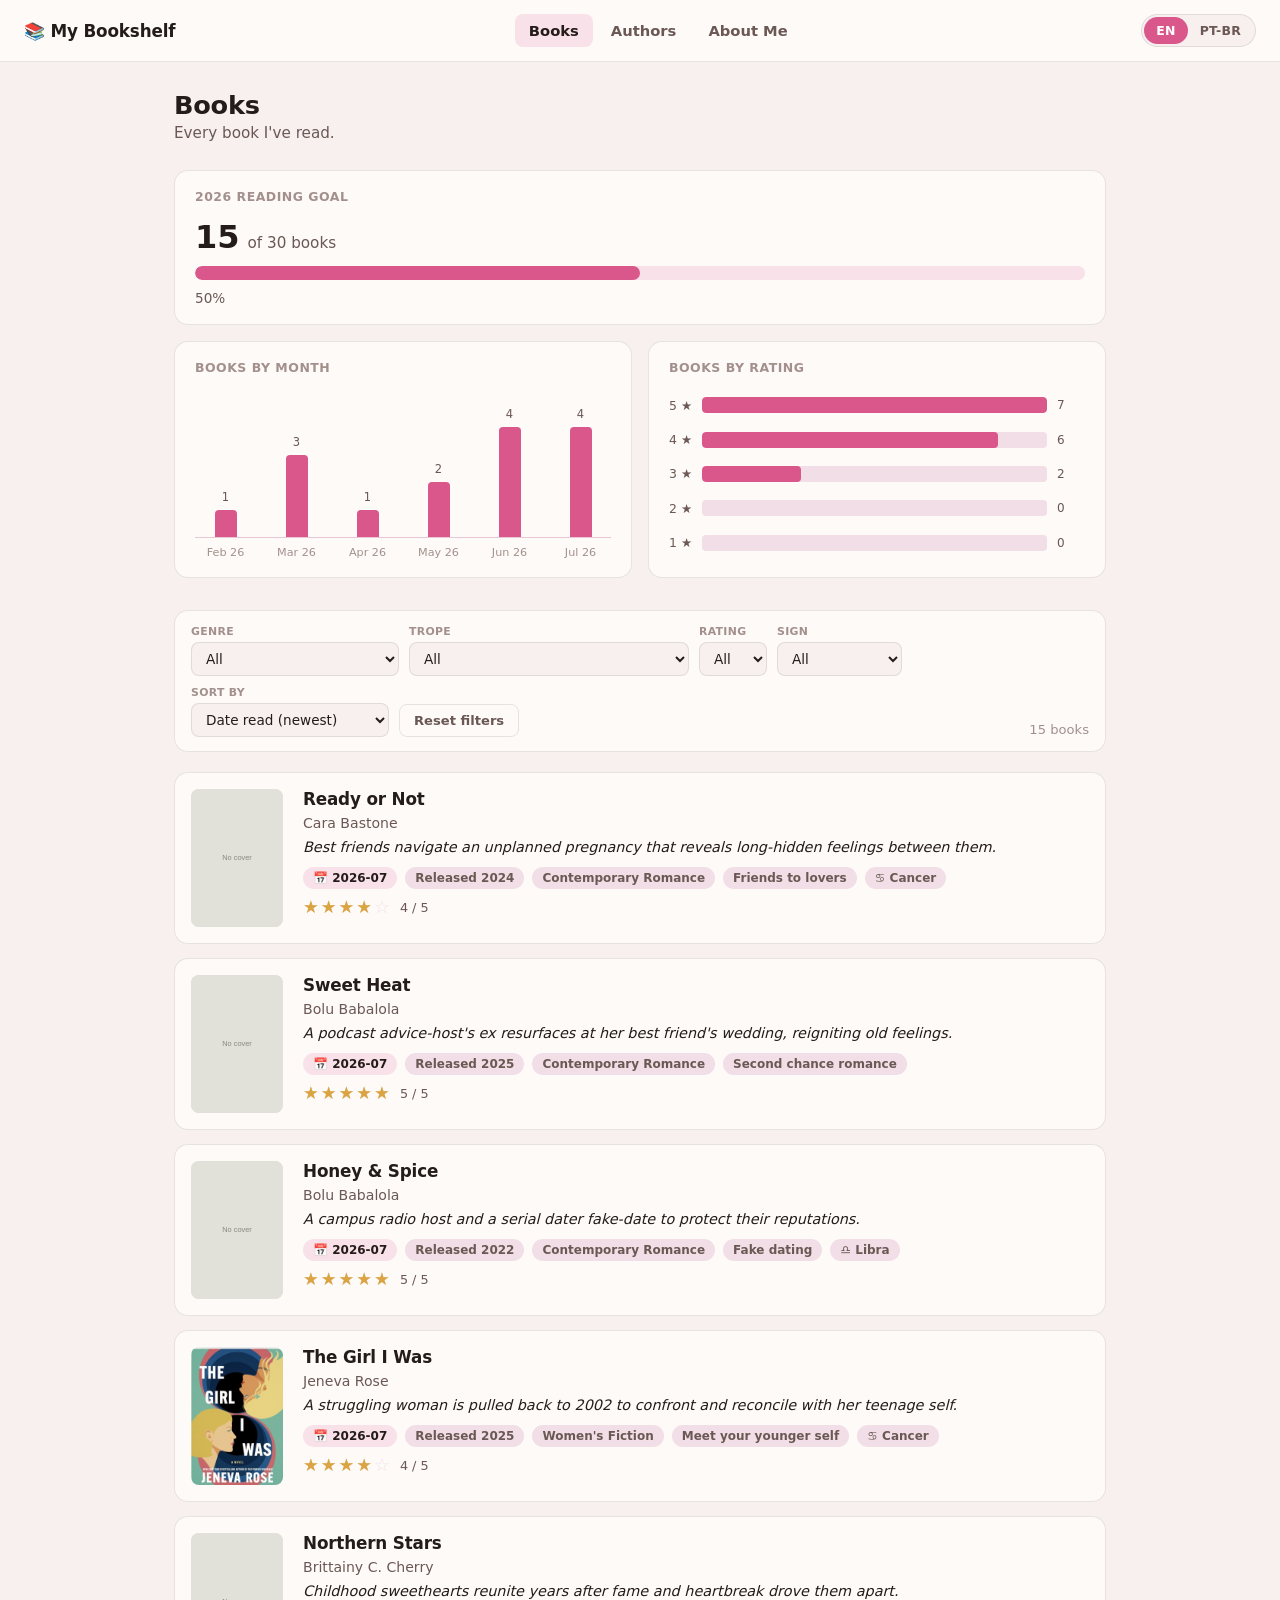
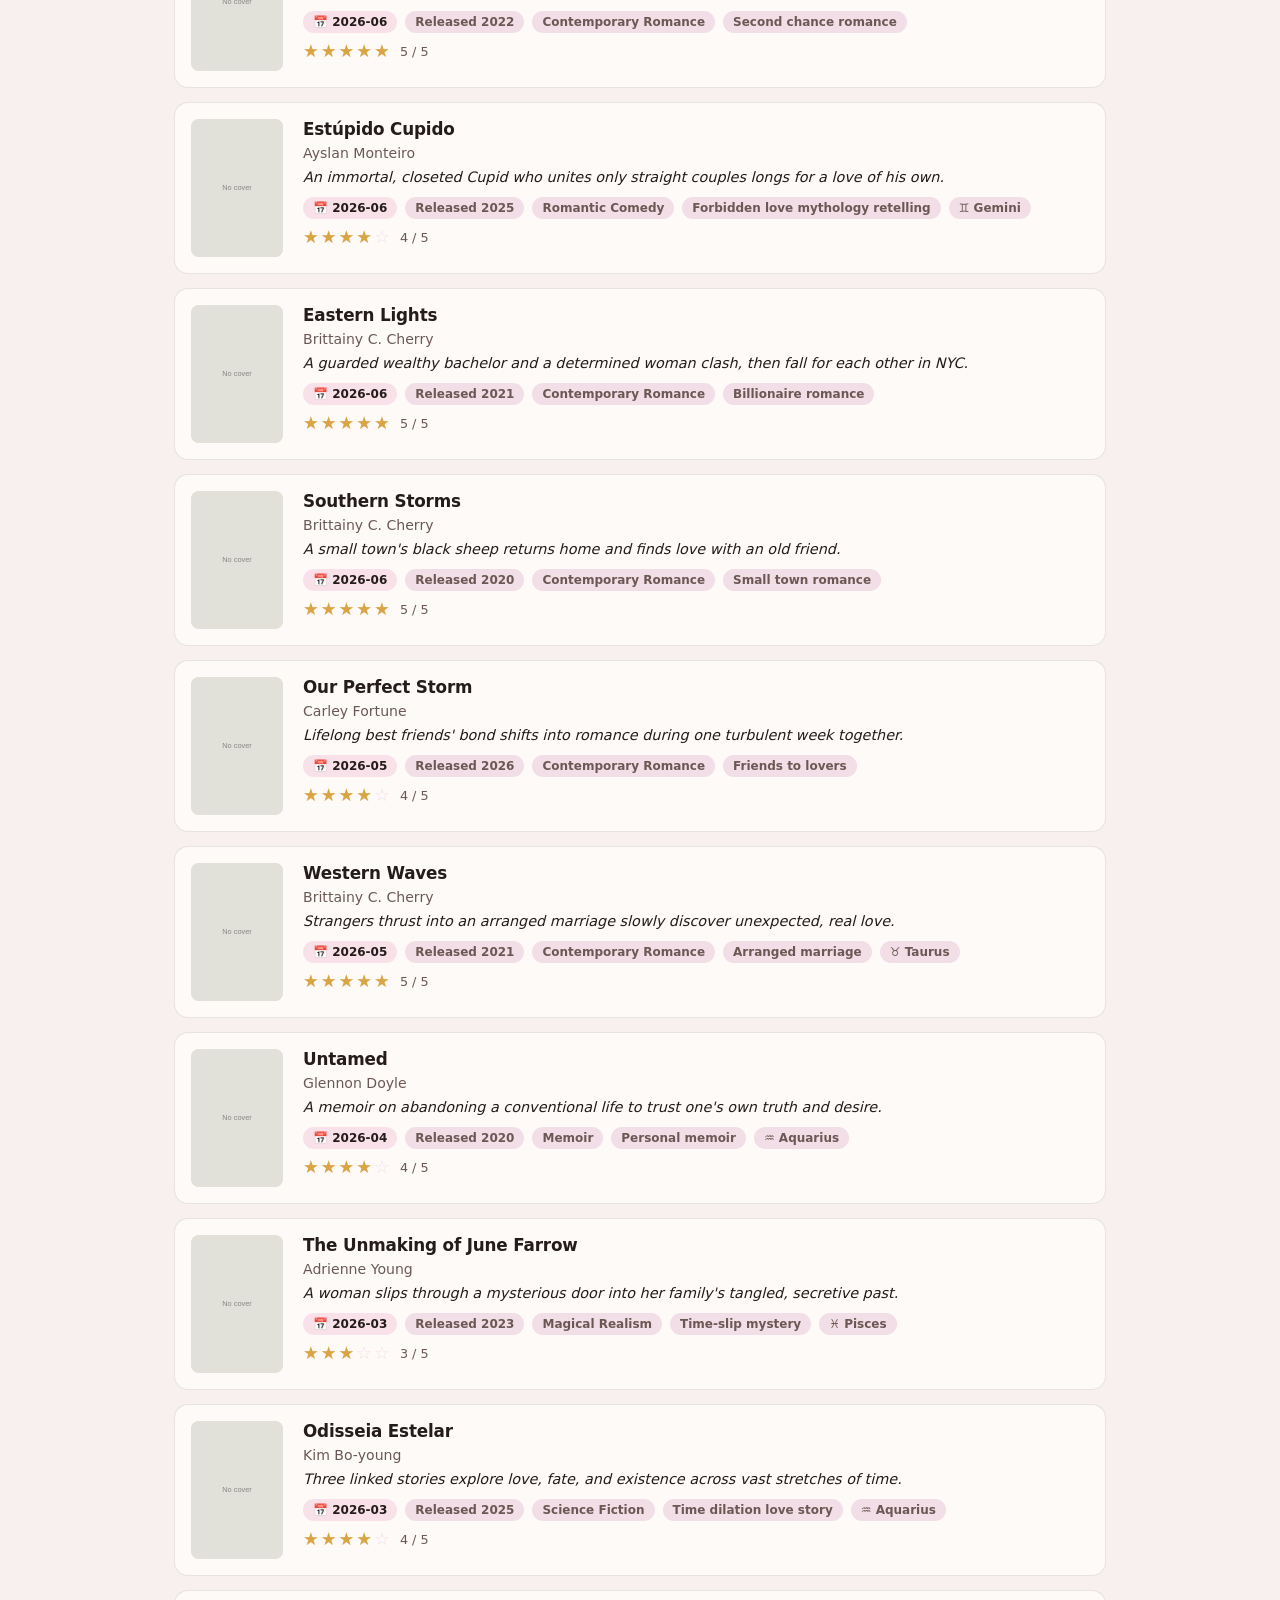
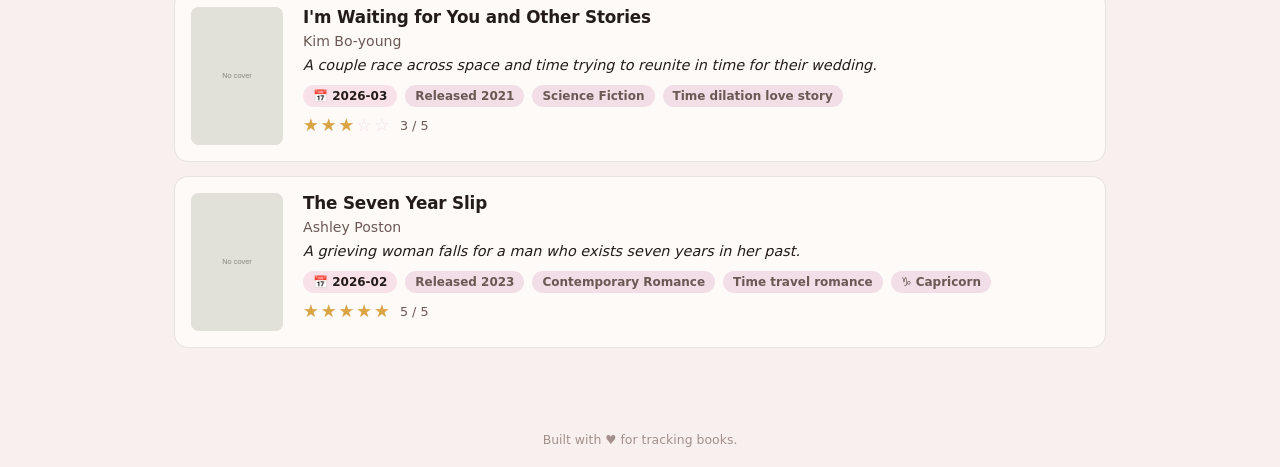
<file: index.html>
<!doctype html>
<html lang="en">
<head>
  <meta charset="utf-8" />
  <meta name="viewport" content="width=device-width, initial-scale=1" />
  <title>Books — My Bookshelf</title>

  <meta property="og:type" content="website" />
  <meta property="og:site_name" content="My Bookshelf" />
  <meta property="og:url" content="https://monteirosyasmin.github.io/books-library/" />
  <meta property="og:title" content="📚 My Bookshelf" />
  <meta property="og:description" content="Every book I've read — ratings, tropes, and reading stats." />
  <meta property="og:image" content="https://monteirosyasmin.github.io/books-library/assets/og-image.png" />
  <meta property="og:image:width" content="1200" />
  <meta property="og:image:height" content="630" />
  <meta name="twitter:card" content="summary_large_image" />
  <meta name="twitter:title" content="📚 My Bookshelf" />
  <meta name="twitter:description" content="Every book I've read — ratings, tropes, and reading stats." />
  <meta name="twitter:image" content="https://monteirosyasmin.github.io/books-library/assets/og-image.png" />

  <link rel="stylesheet" href="css/style.css" />
</head>
<body data-page="books">
  <div id="nav-placeholder"></div>

  <main>
    <h1 class="page-title" data-i18n="books.title"></h1>
    <p class="page-subtitle" data-i18n="books.subtitle"></p>

    <section class="dashboard" id="dashboard" aria-label="Reading stats">
      <div class="viz-card viz-card--wide">
        <h2 class="viz-card__title" data-i18n="dashboard.goal.title"></h2>
        <div class="meter" id="goal-meter"></div>
      </div>

      <div class="viz-card">
        <h2 class="viz-card__title" data-i18n="dashboard.bymonth.title"></h2>
        <div class="barchart" id="chart-bymonth"></div>
        <div class="barchart__labels" id="chart-bymonth-labels"></div>
      </div>

      <div class="viz-card">
        <h2 class="viz-card__title" data-i18n="dashboard.byrating.title"></h2>
        <div class="hbarchart" id="chart-byrating"></div>
      </div>
    </section>

    <section class="controls" id="controls">
      <div class="controls__group">
        <label data-i18n="controls.genre"></label>
        <select id="filter-genre"></select>
      </div>
      <div class="controls__group">
        <label data-i18n="controls.trope"></label>
        <select id="filter-trope"></select>
      </div>
      <div class="controls__group">
        <label data-i18n="controls.rating"></label>
        <select id="filter-rating"></select>
      </div>
      <div class="controls__group">
        <label data-i18n="controls.sign"></label>
        <select id="filter-sign"></select>
      </div>
      <div class="controls__group">
        <label data-i18n="controls.sort"></label>
        <select id="sort-select">
          <option value="dateDesc" data-i18n="sort.dateDesc"></option>
          <option value="dateAsc" data-i18n="sort.dateAsc"></option>
          <option value="ratingDesc" data-i18n="sort.ratingDesc"></option>
          <option value="ratingAsc" data-i18n="sort.ratingAsc"></option>
          <option value="titleAsc" data-i18n="sort.titleAsc"></option>
          <option value="yearDesc" data-i18n="sort.yearDesc"></option>
          <option value="yearAsc" data-i18n="sort.yearAsc"></option>
        </select>
      </div>
      <button type="button" class="controls__reset" id="reset-filters" data-i18n="controls.reset"></button>
      <span class="controls__count" id="results-count"></span>
    </section>

    <div class="book-list" id="book-list"></div>
  </main>

  <div id="footer-placeholder"></div>
  <div class="chart-tooltip" id="chart-tooltip"></div>

  <script src="js/i18n.js"></script>
  <script src="js/nav.js"></script>
  <script src="js/books.js"></script>
</body>
</html>
</file>
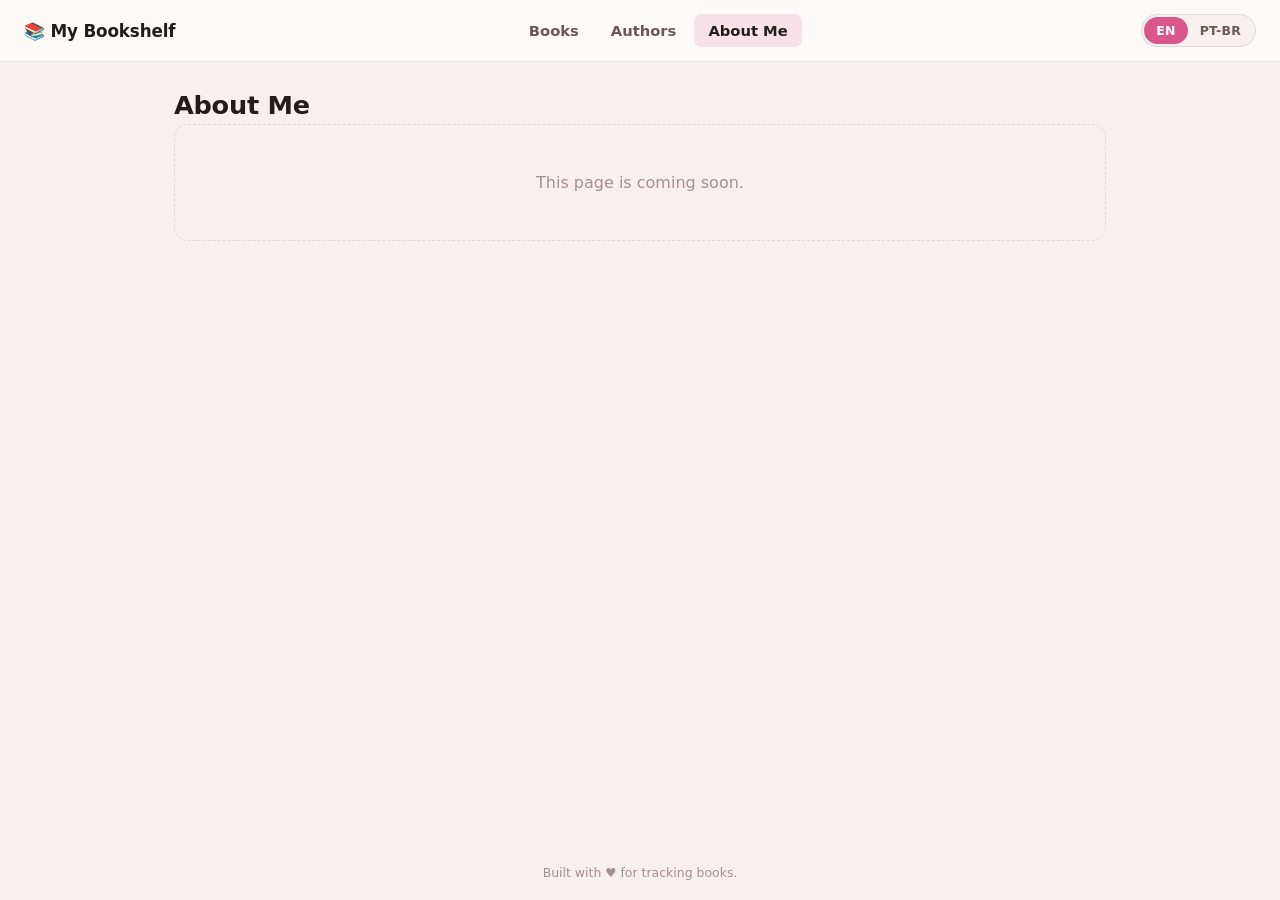
<file: about.html>
<!doctype html>
<html lang="en">
<head>
  <meta charset="utf-8" />
  <meta name="viewport" content="width=device-width, initial-scale=1" />
  <title>About Me — My Bookshelf</title>

  <meta property="og:type" content="website" />
  <meta property="og:site_name" content="My Bookshelf" />
  <meta property="og:url" content="https://monteirosyasmin.github.io/books-library/about.html" />
  <meta property="og:title" content="📚 My Bookshelf" />
  <meta property="og:description" content="Every book I've read — ratings, tropes, and reading stats." />
  <meta property="og:image" content="https://monteirosyasmin.github.io/books-library/assets/og-image.png" />
  <meta property="og:image:width" content="1200" />
  <meta property="og:image:height" content="630" />
  <meta name="twitter:card" content="summary_large_image" />
  <meta name="twitter:title" content="📚 My Bookshelf" />
  <meta name="twitter:description" content="Every book I've read — ratings, tropes, and reading stats." />
  <meta name="twitter:image" content="https://monteirosyasmin.github.io/books-library/assets/og-image.png" />

  <link rel="stylesheet" href="css/style.css" />
</head>
<body data-page="about">
  <div id="nav-placeholder"></div>

  <main>
    <h1 class="page-title" data-i18n="about.title"></h1>
    <div class="empty-state" data-i18n="empty.comingSoon"></div>
  </main>

  <div id="footer-placeholder"></div>

  <script src="js/i18n.js"></script>
  <script src="js/nav.js"></script>
</body>
</html>
</file>
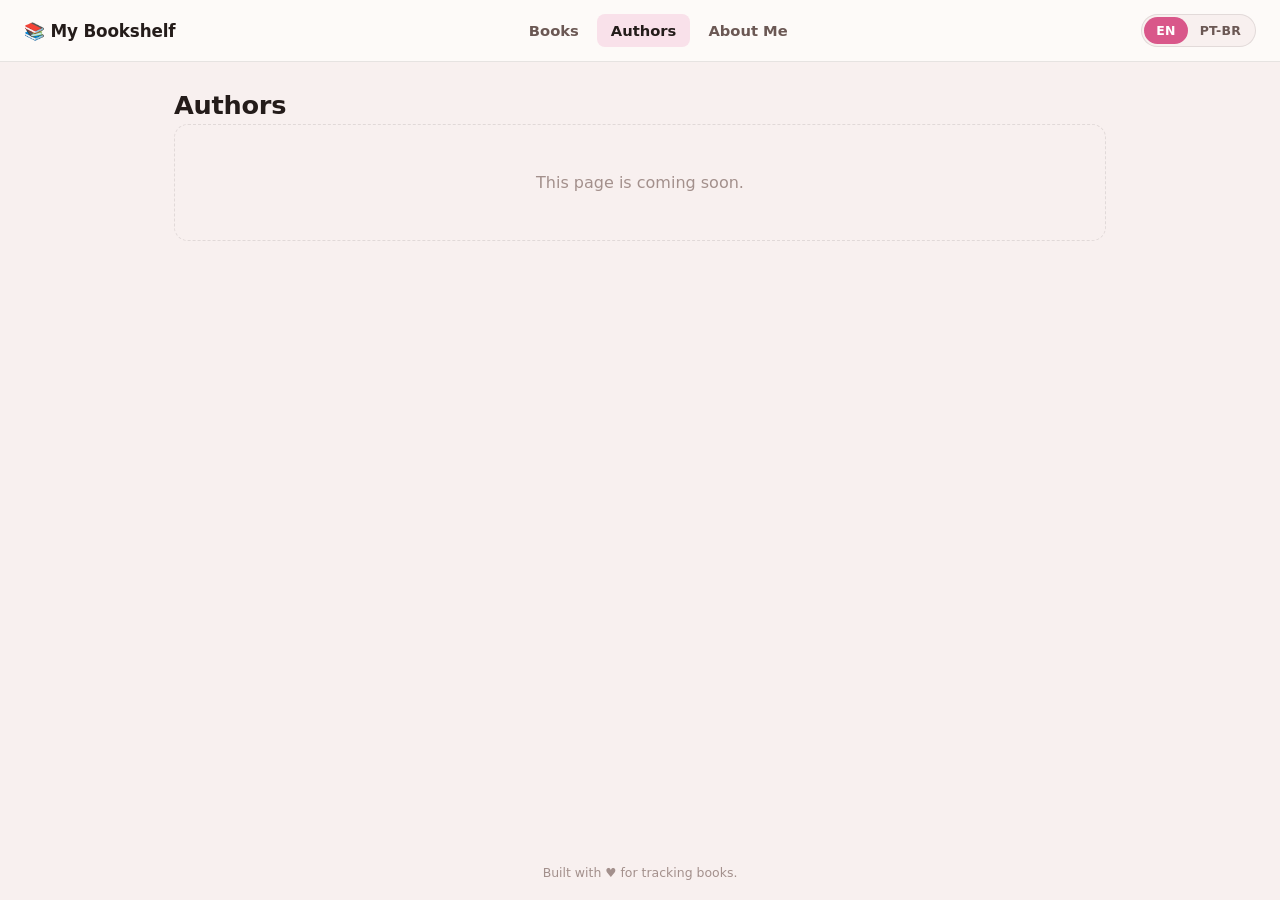
<file: authors.html>
<!doctype html>
<html lang="en">
<head>
  <meta charset="utf-8" />
  <meta name="viewport" content="width=device-width, initial-scale=1" />
  <title>Authors — My Bookshelf</title>

  <meta property="og:type" content="website" />
  <meta property="og:site_name" content="My Bookshelf" />
  <meta property="og:url" content="https://monteirosyasmin.github.io/books-library/authors.html" />
  <meta property="og:title" content="📚 My Bookshelf" />
  <meta property="og:description" content="Every book I've read — ratings, tropes, and reading stats." />
  <meta property="og:image" content="https://monteirosyasmin.github.io/books-library/assets/og-image.png" />
  <meta property="og:image:width" content="1200" />
  <meta property="og:image:height" content="630" />
  <meta name="twitter:card" content="summary_large_image" />
  <meta name="twitter:title" content="📚 My Bookshelf" />
  <meta name="twitter:description" content="Every book I've read — ratings, tropes, and reading stats." />
  <meta name="twitter:image" content="https://monteirosyasmin.github.io/books-library/assets/og-image.png" />

  <link rel="stylesheet" href="css/style.css" />
</head>
<body data-page="authors">
  <div id="nav-placeholder"></div>

  <main>
    <h1 class="page-title" data-i18n="authors.title"></h1>
    <div class="empty-state" data-i18n="empty.comingSoon"></div>
  </main>

  <div id="footer-placeholder"></div>

  <script src="js/i18n.js"></script>
  <script src="js/nav.js"></script>
</body>
</html>
</file>
<file: css/style.css>
/* ---------------------------------------------------------------
   Design tokens — off-white + light pink palette
--------------------------------------------------------------- */
:root {
  color-scheme: light;
  --surface-1:      #fdfaf8;
  --page-plane:     #f8f0ef;
  --text-primary:   #241c1a;
  --text-secondary: #6b5854;
  --text-muted:     #a3908c;
  --gridline:       #f2dee6;
  --baseline:       #e6c7d3;
  --border:         rgba(36,28,26,0.10);

  --series-1:       #d9578a; /* pink - primary accent */
  --series-1-100:   #f9e1ea; /* light pink track/tag bg */
  --series-1-250:   #efb9cf; /* mid pink */
  --star-gold:      #d9a441;

  --good:           #0ca30c;

  --radius-card: 14px;
  --radius-sm: 8px;
  --font-sans: system-ui, -apple-system, "Segoe UI", sans-serif;
}

* { box-sizing: border-box; }

html, body {
  margin: 0;
  padding: 0;
  background: var(--page-plane);
  color: var(--text-primary);
  font-family: var(--font-sans);
  -webkit-font-smoothing: antialiased;
}

body {
  min-height: 100vh;
  display: flex;
  flex-direction: column;
}

a { color: inherit; }

img { max-width: 100%; display: block; }

/* -----------------------------------------------------------------
   Nav
----------------------------------------------------------------- */
.site-nav {
  position: sticky;
  top: 0;
  z-index: 20;
  display: flex;
  align-items: center;
  justify-content: space-between;
  gap: 16px;
  padding: 14px 24px;
  background: var(--surface-1);
  border-bottom: 1px solid var(--border);
}

.site-nav__brand {
  font-weight: 700;
  font-size: 1.05rem;
  letter-spacing: -0.01em;
  white-space: nowrap;
}

.site-nav__links {
  display: flex;
  gap: 4px;
  flex: 1;
  justify-content: center;
}

.site-nav__links a {
  text-decoration: none;
  color: var(--text-secondary);
  font-size: 0.92rem;
  font-weight: 600;
  padding: 8px 14px;
  border-radius: var(--radius-sm);
}

.site-nav__links a:hover {
  background: var(--gridline);
  color: var(--text-primary);
}

.site-nav__links a.is-active {
  color: var(--text-primary);
  background: var(--series-1-100);
}

.lang-toggle {
  display: inline-flex;
  border: 1px solid var(--border);
  border-radius: 999px;
  padding: 2px;
  background: var(--page-plane);
  flex-shrink: 0;
}

.lang-toggle button {
  border: none;
  background: transparent;
  color: var(--text-secondary);
  font-family: var(--font-sans);
  font-size: 0.78rem;
  font-weight: 700;
  padding: 6px 12px;
  border-radius: 999px;
  cursor: pointer;
  letter-spacing: 0.02em;
}

.lang-toggle button.is-active {
  background: var(--series-1);
  color: #fff;
}

/* -----------------------------------------------------------------
   Layout
----------------------------------------------------------------- */
main {
  flex: 1;
  width: 100%;
  max-width: 980px;
  margin: 0 auto;
  padding: 28px 24px 64px;
}

.page-title {
  font-size: 1.6rem;
  font-weight: 700;
  letter-spacing: -0.01em;
  margin: 0 0 4px;
}

.page-subtitle {
  color: var(--text-secondary);
  margin: 0 0 28px;
  font-size: 0.95rem;
}

.empty-state {
  border: 1px dashed var(--border);
  border-radius: var(--radius-card);
  padding: 48px 24px;
  text-align: center;
  color: var(--text-muted);
}

/* -----------------------------------------------------------------
   Dashboard
----------------------------------------------------------------- */
.dashboard {
  display: grid;
  grid-template-columns: repeat(2, 1fr);
  gap: 16px;
  margin-bottom: 32px;
}

.viz-card {
  display: flex;
  flex-direction: column;
  background: var(--surface-1);
  border: 1px solid var(--border);
  border-radius: var(--radius-card);
  padding: 18px 20px;
}

.viz-card--wide {
  grid-column: 1 / -1;
}

.viz-card__title {
  flex: 0 0 auto;
  font-size: 0.78rem;
  font-weight: 700;
  text-transform: uppercase;
  letter-spacing: 0.04em;
  color: var(--text-muted);
  margin: 0 0 14px;
}

.viz-card > .barchart,
.viz-card > .hbarchart {
  flex: 1;
}

/* Progress meter */
.meter {
  display: flex;
  flex-direction: column;
  gap: 10px;
}

.meter__headline {
  display: flex;
  align-items: baseline;
  gap: 8px;
}

.meter__value {
  font-size: 2rem;
  font-weight: 700;
  font-variant-numeric: proportional-nums;
}

.meter__goal {
  color: var(--text-secondary);
  font-size: 0.95rem;
}

.meter__track {
  height: 14px;
  border-radius: 999px;
  background: var(--series-1-100);
  overflow: hidden;
}

.meter__fill {
  height: 100%;
  border-radius: 999px;
  background: var(--series-1);
  transition: width 0.4s ease;
}

.meter__pct {
  color: var(--text-secondary);
  font-size: 0.85rem;
}

/* Bar / column charts (custom SVG-free HTML bars) */
.barchart {
  display: flex;
  align-items: flex-end;
  gap: 10px;
  min-height: 140px;
  padding-top: 8px;
  border-bottom: 1px solid var(--baseline);
  overflow-x: auto;
}

.barchart__col {
  display: flex;
  flex-direction: column;
  align-items: center;
  justify-content: flex-end;
  gap: 6px;
  min-width: 34px;
  flex: 1;
  height: 140px;
  position: relative;
}

.barchart__value {
  font-size: 0.72rem;
  color: var(--text-secondary);
  font-variant-numeric: tabular-nums;
}

.barchart__bar {
  width: 22px;
  max-width: 24px;
  background: var(--series-1);
  border-radius: 4px 4px 0 0;
  cursor: default;
}

.barchart__labels {
  display: flex;
  gap: 10px;
  margin-top: 8px;
}

.barchart__label {
  min-width: 34px;
  flex: 1;
  text-align: center;
  font-size: 0.7rem;
  color: var(--text-muted);
  white-space: nowrap;
}

/* Horizontal bar chart (tropes, rating) */
.hbarchart {
  display: grid;
  grid-template-columns: max-content 1fr 28px;
  row-gap: 10px;
  column-gap: 10px;
  align-items: center;
  align-content: space-evenly;
}

.hbarchart__row {
  display: contents;
}

.hbarchart__label {
  font-size: 0.78rem;
  color: var(--text-secondary);
  text-align: right;
  white-space: nowrap;
}

.hbarchart__track {
  background: var(--gridline);
  border-radius: 4px;
  height: 16px;
  overflow: hidden;
}

.hbarchart__fill {
  height: 100%;
  background: var(--series-1);
  border-radius: 4px;
}

.hbarchart__value {
  font-size: 0.75rem;
  color: var(--text-secondary);
  font-variant-numeric: tabular-nums;
}

.chart-tooltip {
  position: fixed;
  pointer-events: none;
  background: var(--text-primary);
  color: var(--page-plane);
  font-size: 0.75rem;
  padding: 6px 10px;
  border-radius: 6px;
  z-index: 50;
  opacity: 0;
  transform: translate(-50%, -8px);
  transition: opacity 0.1s ease;
  white-space: nowrap;
}

.chart-tooltip.is-visible { opacity: 1; }

/* -----------------------------------------------------------------
   Filters & sorting
----------------------------------------------------------------- */
.controls {
  display: flex;
  flex-wrap: wrap;
  gap: 10px;
  align-items: center;
  margin-bottom: 20px;
  padding: 14px 16px;
  background: var(--surface-1);
  border: 1px solid var(--border);
  border-radius: var(--radius-card);
}

.controls__group {
  display: flex;
  flex-direction: column;
  gap: 4px;
}

.controls__group label {
  font-size: 0.68rem;
  text-transform: uppercase;
  letter-spacing: 0.03em;
  color: var(--text-muted);
  font-weight: 700;
}

.controls select,
.controls input[type="search"] {
  font-family: var(--font-sans);
  font-size: 0.85rem;
  padding: 7px 10px;
  border-radius: var(--radius-sm);
  border: 1px solid var(--border);
  background: var(--page-plane);
  color: var(--text-primary);
}

.controls__reset {
  align-self: flex-end;
  border: 1px solid var(--border);
  background: transparent;
  color: var(--text-secondary);
  font-family: var(--font-sans);
  font-size: 0.82rem;
  font-weight: 600;
  padding: 8px 14px;
  border-radius: var(--radius-sm);
  cursor: pointer;
}

.controls__reset:hover {
  background: var(--gridline);
  color: var(--text-primary);
}

.controls__count {
  margin-left: auto;
  font-size: 0.82rem;
  color: var(--text-muted);
  align-self: flex-end;
}

/* -----------------------------------------------------------------
   Book cards
----------------------------------------------------------------- */
.book-list {
  display: flex;
  flex-direction: column;
  gap: 14px;
}

.book-card {
  display: flex;
  gap: 20px;
  background: var(--surface-1);
  border: 1px solid var(--border);
  border-radius: var(--radius-card);
  padding: 16px;
}

.book-card__cover {
  flex-shrink: 0;
  width: 92px;
  height: 138px;
  border-radius: var(--radius-sm);
  object-fit: cover;
  background: var(--gridline);
}

.book-card__body {
  flex: 1;
  min-width: 0;
  display: flex;
  flex-direction: column;
  gap: 6px;
}

.book-card__title {
  font-size: 1.05rem;
  font-weight: 700;
  margin: 0;
  letter-spacing: -0.01em;
}

.book-card__author {
  color: var(--text-secondary);
  font-size: 0.88rem;
  margin: 0;
}

.book-card__synopsis {
  color: var(--text-primary);
  font-size: 0.9rem;
  margin: 2px 0 4px;
  font-style: italic;
}

.book-card__meta {
  display: flex;
  flex-wrap: wrap;
  gap: 8px;
  margin-top: 2px;
}

.tag {
  display: inline-flex;
  align-items: center;
  gap: 4px;
  font-size: 0.75rem;
  font-weight: 600;
  padding: 4px 10px;
  border-radius: 999px;
  background: var(--gridline);
  color: var(--text-secondary);
  white-space: nowrap;
}

.tag--date { background: var(--series-1-100); color: var(--text-primary); }
.tag--genre { background: var(--gridline); }
.tag--trope { background: var(--gridline); }
.tag--sign { background: var(--gridline); }
.tag--year { background: var(--gridline); }

.book-card__rating {
  display: flex;
  align-items: center;
  gap: 8px;
  margin-top: 4px;
}

.stars {
  position: relative;
  display: inline-block;
  font-size: 1.1rem;
  line-height: 1;
  color: var(--gridline);
}

.stars__fill {
  position: absolute;
  top: 0;
  left: 0;
  overflow: hidden;
  white-space: nowrap;
  color: var(--star-gold);
}

.stars__base, .stars__fill span { letter-spacing: 2px; }

.rating-num {
  font-size: 0.8rem;
  color: var(--text-secondary);
  font-variant-numeric: tabular-nums;
}

/* -----------------------------------------------------------------
   Footer
----------------------------------------------------------------- */
.site-footer {
  text-align: center;
  padding: 20px;
  color: var(--text-muted);
  font-size: 0.78rem;
}

/* -----------------------------------------------------------------
   Responsive
----------------------------------------------------------------- */
@media (max-width: 720px) {
  .dashboard { grid-template-columns: 1fr; }
  .book-card { flex-direction: column; align-items: center; }
  .book-card__cover { width: 150px; height: 225px; }
  .book-card__body { width: 100%; }
  .site-nav { flex-wrap: wrap; }
  .site-nav__links { order: 3; width: 100%; justify-content: flex-start; overflow-x: auto; }
}
</file>
